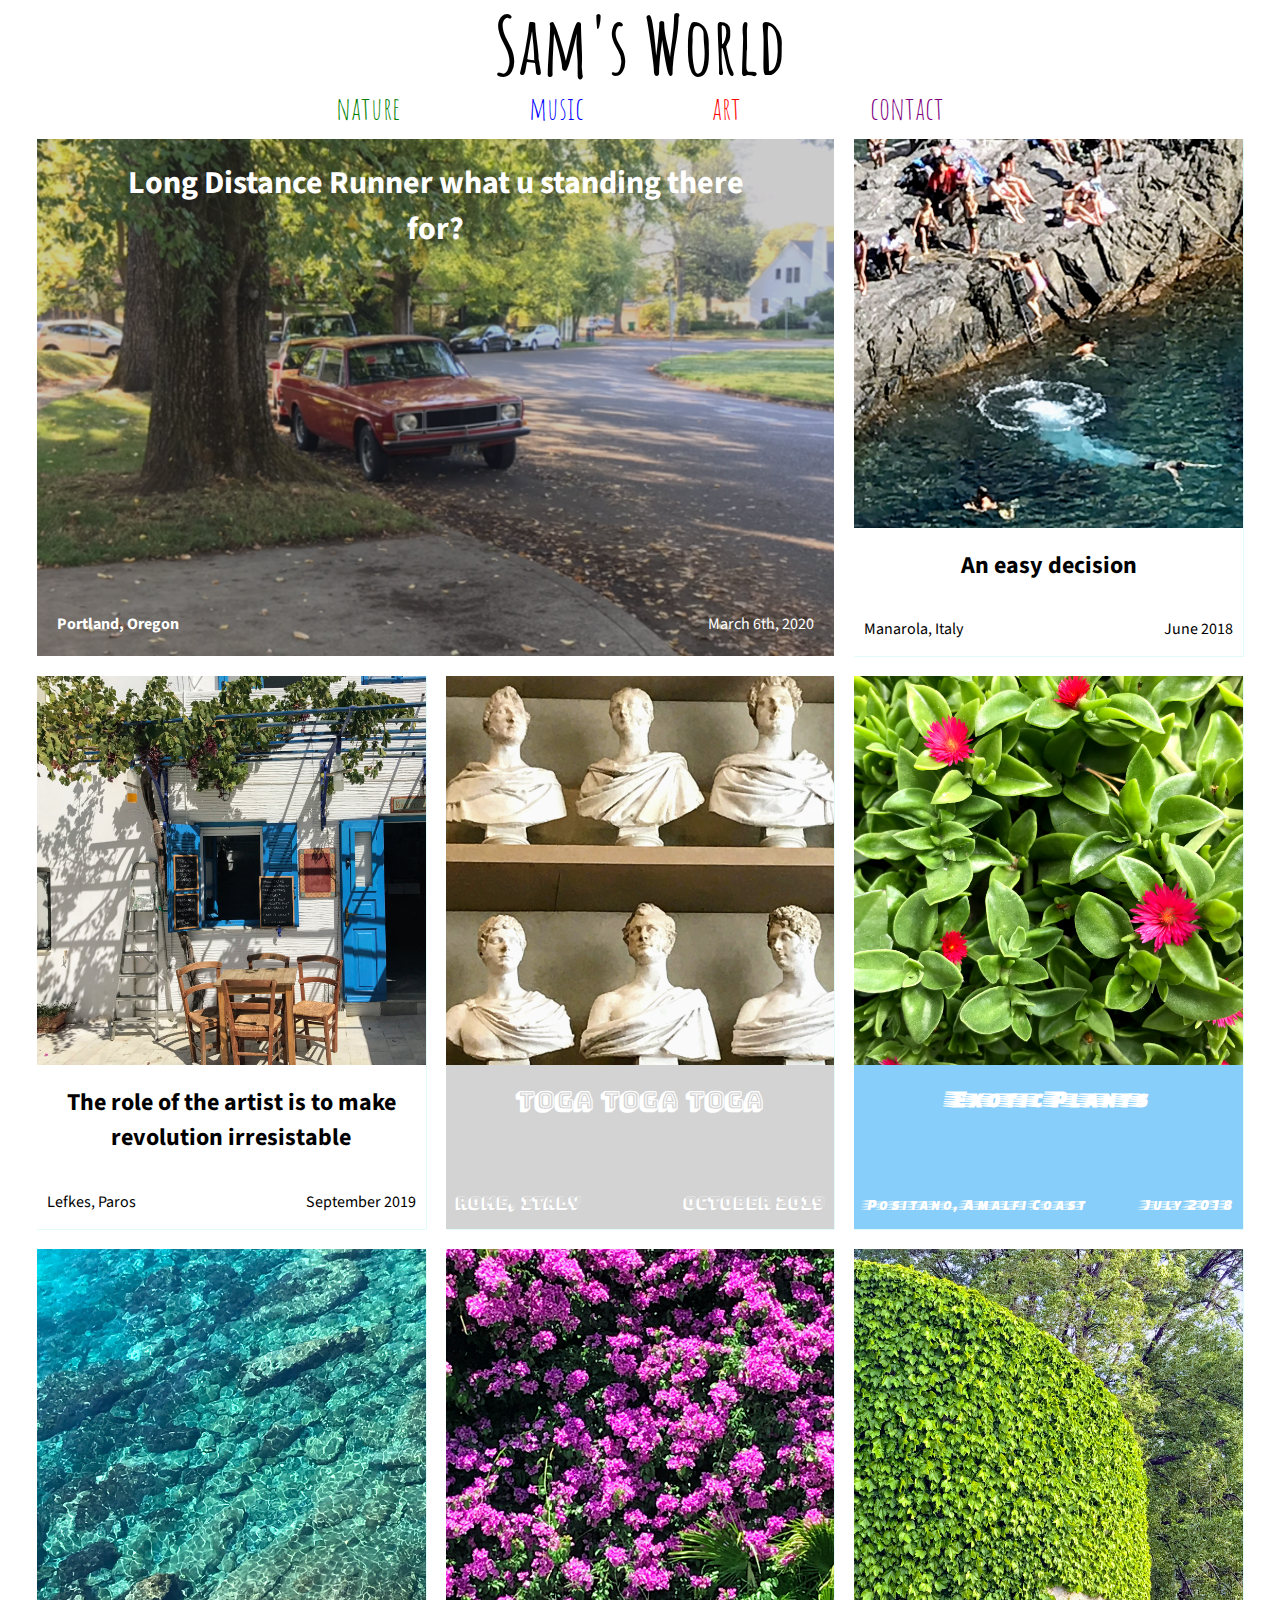
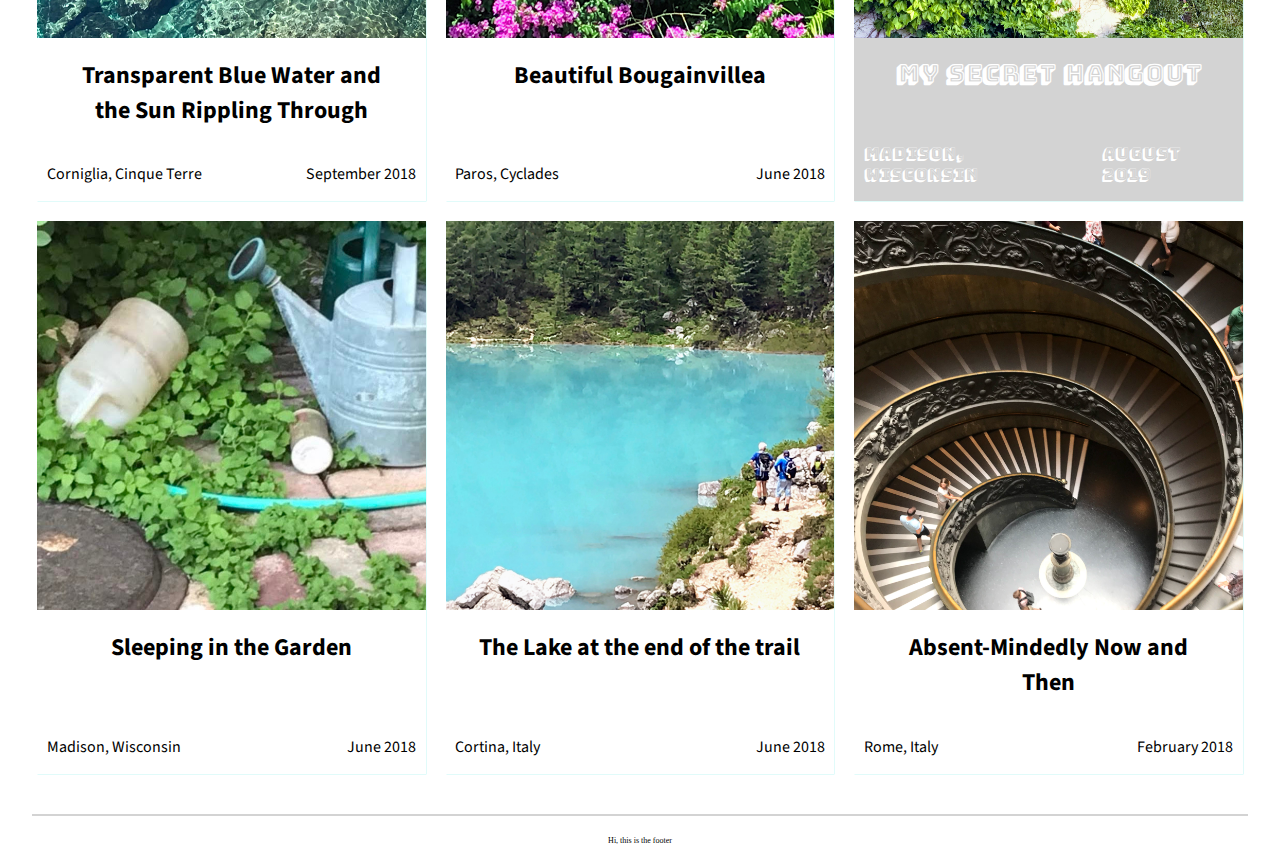
<file: index.html>
<!DOCTYPE html>
<html>

<head>
    <meta name="viewport" content="width=device-width, initial-scale=1">
    <title>Sam's World</title>
    <link rel="stylesheet" type="text/css" href="./css/homepage/homepage.css" />
</head>

<body>
    <div class="container">
        <header>
            <h1 class="page-title">Sam's World</h1>
        </header>
        <nav>
            <a class="nature" href="https://www.youtube.com/watch?v=9rdn26Hpdwo">nature</a>
            <a class="music" href="https://www.youtube.com/watch?v=V70MrjzLFyo">music</a>
            <a class="art"
                href="https://www.google.com/search?q=etel+adnan&source=lnms&tbm=isch&sa=X&ved=2ahUKEwj8-7vZ1aLoAhWKQs0KHdA3C9cQ_AUoAXoECBsQAw&biw=1166&bih=855">art</a>
            <a class="contact" href="mailto:samdrilias@gmail.com?Subject=Personal%20Blog!">contact</a>
        </nav>
        <div class="main">
            <a class="feature-box" href="./html/blog-post.html">
                <h1 class="feature-title">Long Distance Runner what u standing there for?</h1>
                <div class="feature-info">
                    <h4 class="feature-location">Portland, Oregon</h4>
                    <p class="feature-date">March 6th, 2020</p>
                </div>
            </a>
            <a class="box" href="./html/an-easy-decision.html">
                <img class="picture" src="../pictures/IMG_0310.png" alt="the italian riveria">
                <h2 class="title">An easy decision</h2>
                <div class="bottom-info">
                    <p class="location">Manarola, Italy</p>
                    <p class="date">June 2018</p>
                </div>
            </a>
            <div class="box" id="grow">
                <img class="picture" src="./pictures/IMG_1532.jpg" alt="lefkes on the isle of Paros">
                <h2 class="title">The role of the artist is to make revolution irresistable</h2>
                <div class="bottom-info">
                    <p class="location">Lefkes, Paros</p>
                    <p class="date">September 2019</p>
                </div>
            </div>
            <div class="box" id="green">
                <img class="picture" src="./pictures/IMG_3451.jpg" alt="busts at the Vatican">
                <h2 class="title">TOGA TOGA TOGA</h2>
                <div class="bottom-info">
                    <p class="location">Rome, Italy</p>
                    <p class="date">October 2019</p>
                </div>
            </div>
            <div class="box" id="blue">
                <img class="picture" src="./pictures/IMG_4443.jpg" alt="plants in Positano ">
                <h2 class="title">Exotic Plants</h2>
                <div class="bottom-info">
                    <p class="location">Positano, Amalfi Coast</p>
                    <p class="date">July 2018</p>
                </div>
            </div>
            <div class="box">
                <img class="picture" src="./pictures/IMG_3159.jpg" alt="the Aegean Sea">
                <h2 class="title">Transparent Blue Water and the Sun Rippling Through</h2>
                <div class="bottom-info">
                    <p class="location">Corniglia, Cinque Terre</p>
                    <p class="date">September 2018</p>
                </div>
            </div>
            <div class="box" id="text-shadow">
                <img class="picture" src="./pictures/IMG_4016.jpg" alt="flowers in Rome">
                <h2 class="title">Beautiful Bougainvillea</h2>
                <div class="bottom-info">
                    <p class="location">Paros, Cyclades</p>
                    <p class="date">June 2018</p>
                </div>
            </div>
            <div class="box" id="green">
                <img class="picture" src="./pictures/IMG_0577.jpg" alt="vines in Madison">
                <h2 class="title">My Secret Hangout</h2>
                <div class="bottom-info">
                    <p class="location"> Madison, Wisconsin</p>
                    <p class="date">August 2019</p>
                </div>
            </div>
            <div class="box">
                <img class="picture" src="./pictures/IMG_5604.jpg" alt="a watering pot">
                <h2 class="title">Sleeping in the Garden</h2>
                <div class="bottom-info">
                    <p class="location">Madison, Wisconsin</p>
                    <p class="date">June 2018</p>
                </div>
            </div>
            <div class="box" id="lake">
                <img class="picture" src="./pictures/IMG_2613.jpg" alt="Lake in Cortina">
                <h2 class="title">The Lake at the end of the trail</h2>
                <div class="bottom-info">
                    <p class="location">Cortina, Italy</p>
                    <p class="date">June 2018</p>
                </div>
            </div>
            <div class="box" id="grow">
                <img class="picture" src="./pictures/IMG_3833.jpg" alt="Spiral Staircase">
                <h2 class="title">Absent-Mindedly Now and Then</h2>
                <div class="bottom-info">
                    <p class="location">Rome, Italy</p>
                    <p class="date">February 2018</p>
                </div>
            </div>
        </div>
        <footer>Hi, this is the footer</footer>
    </div>
</body>

</html>
</file>
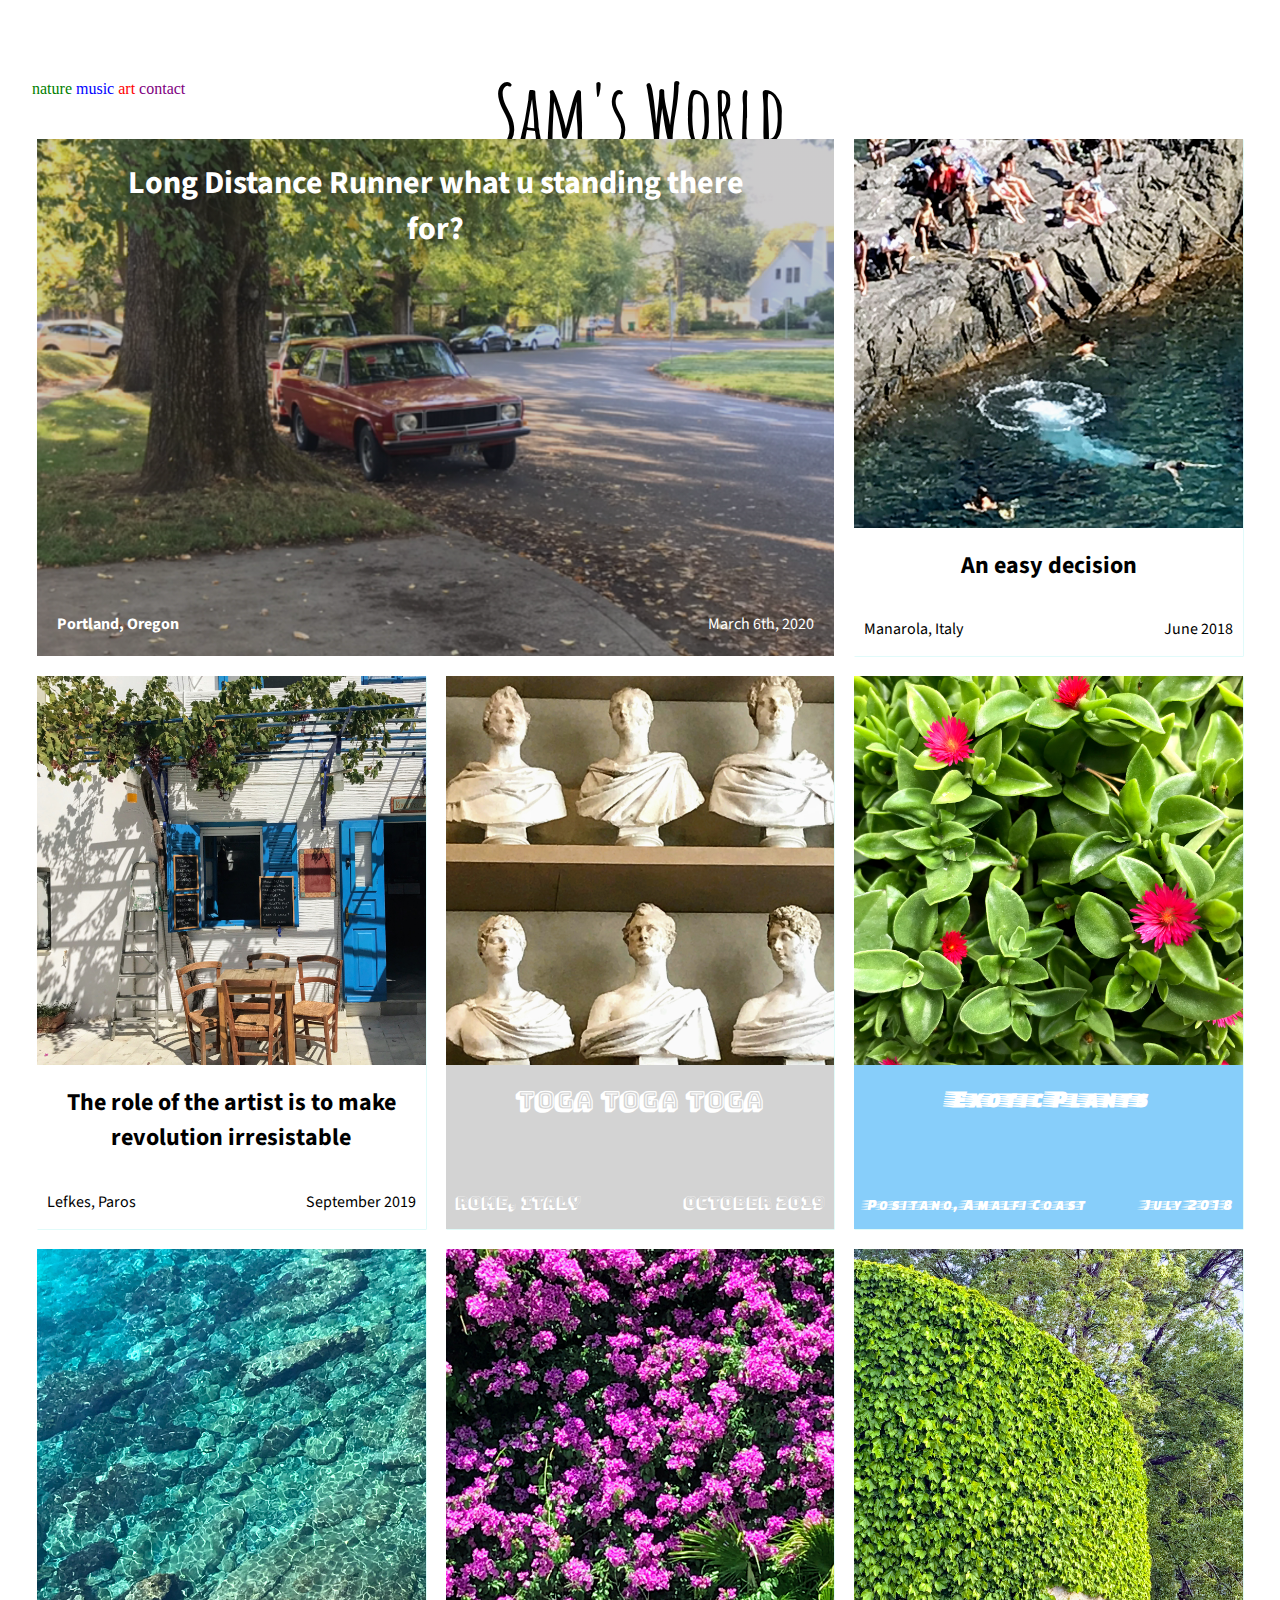
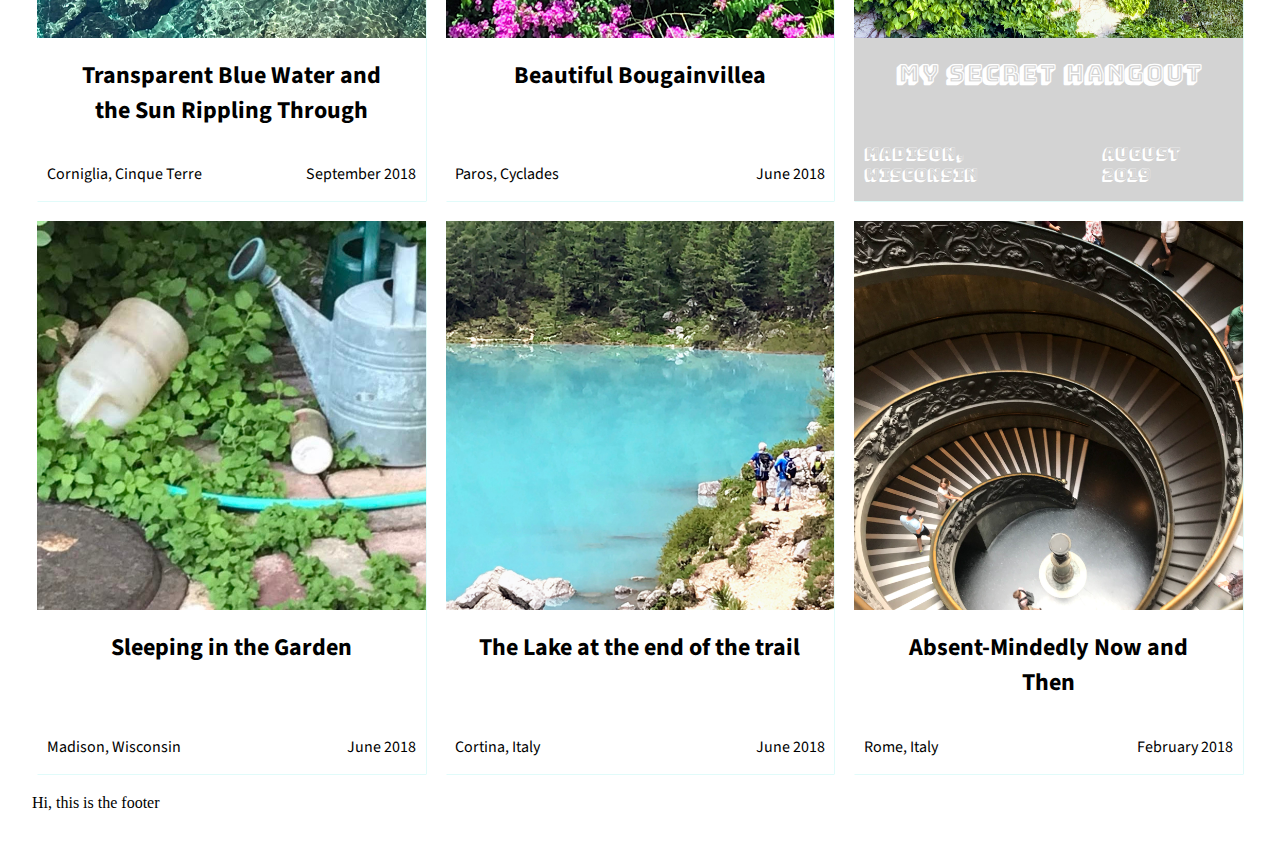
<file: html/index.html>
<!DOCTYPE html>
<html>

<head>
    <meta name="viewport" content="width=device-width, initial-scale=1">
    <title>Sam's World</title>
    <link rel="stylesheet" type="text/css" href="../css/homepage/homepage.css" />
</head>

<body>
    <div class="container">
        <div class="header">
            <h1 class="page-title">Sam's World</h1>
        </div>
        <div class="nav">
            <a class="nature" href="https://www.youtube.com/watch?v=9rdn26Hpdwo">nature</a>
            <a class="music" href="https://www.youtube.com/watch?v=V70MrjzLFyo">music</a>
            <a class="art"
                href="https://www.google.com/search?q=etel+adnan&source=lnms&tbm=isch&sa=X&ved=2ahUKEwj8-7vZ1aLoAhWKQs0KHdA3C9cQ_AUoAXoECBsQAw&biw=1166&bih=855">art</a>
            <a class="contact" href="mailto:samdrilias@gmail.com?Subject=Personal%20Blog!">contact</a>
        </div>
        <div class="main">
            <a class="feature-box" href="blog-post.html">
                <h1 class="feature-title">Long Distance Runner what u standing there for?</h1>
                <div class="feature-info">
                    <h4 class="feature-location">Portland, Oregon</h4>
                    <p class="feature-date">March 6th, 2020</p>
                </div>
            </a>
            <a class="box" href='an-easy-decision.html'>
                <img class="picture" src="../pictures/IMG_0310.png"></img>
                <h2 class="title">An easy decision</h2>
                <div class="bottom-info">
                    <p class="location">Manarola, Italy</p>
                    <p class="date">June 2018</p>
                </div>
            </a>
            <div class="box" id="grow">
                <img class="picture" src="../pictures/IMG_1532.jpg"></img>
                <h2 class="title">The role of the artist is to make revolution irresistable</h2>
                <div class="bottom-info">
                    <p class="location">Lefkes, Paros</p>
                    <p class="date">September 2019</p>
                </div>
            </div>
            <div class="box" id="green">
                <img class="picture" src="../pictures/IMG_3451.jpg"></img>
                <h2 class="title">TOGA TOGA TOGA</h2>
                <div class="bottom-info">
                    <p class="location">Rome, Italy</p>
                    <p class="date">October 2019</p>
                </div>
            </div>
            <div class="box" id="blue">
                <img class="picture" src="../pictures/IMG_4443.jpg"></img>
                <h2 class="title">Exotic Plants</h2>
                <div class="bottom-info">
                    <p class="location">Positano, Amalfi Coast</p>
                    <p class="date">July 2018</p>
                </div>
            </div>
            <div class="box">
                <img class="picture" src="../pictures/IMG_3159.jpg"></img>
                <h2 class="title">Transparent Blue Water and the Sun Rippling Through</h2>
                <div class="bottom-info">
                    <p class="location">Corniglia, Cinque Terre</p>
                    <p class="date">September 2018</p>
                </div>
            </div>
            <div class="box" id="text-shadow">
                <img class="picture" src="../pictures/IMG_4016.jpg"></img>
                <h2 class="title">Beautiful Bougainvillea</h2>
                <div class="bottom-info">
                    <p class="location">Paros, Cyclades</p>
                    <p class="date">June 2018</p>
                </div>
            </div>
            <div class="box" id="green">
                <img class="picture" src="../pictures/IMG_0577.jpg"></img>
                <h2 class="title">My Secret Hangout</h2>
                <div class="bottom-info">
                    <p class="location"> Madison, Wisconsin</p>
                    <p class="date">August 2019</p>
                </div>
            </div>
            <div class="box">
                <img class="picture" src="../pictures/IMG_5604.jpg"></img>
                <h2 class="title">Sleeping in the Garden</h2>
                <div class="bottom-info">
                    <p class="location">Madison, Wisconsin</p>
                    <p class="date">June 2018</p>
                </div>
            </div>
            <div class="box" id="lake">
                <img class="picture" src="../pictures/IMG_2613.jpg"></img>
                <h2 class="title">The Lake at the end of the trail</h2>
                <div class="bottom-info">
                    <p class="location">Cortina, Italy</p>
                    <p class="date">June 2018</p>
                </div>
            </div>
            <div class="box" id="grow">
                <img class="picture" src="../pictures/IMG_3833.jpg"></img>
                <h2 class="title">Absent-Mindedly Now and Then</h2>
                <div class="bottom-info">
                    <p class="location">Rome, Italy</p>
                    <p class="date">February 2018</p>
                </div>
            </div>
        </div>
        <div class="footer">Hi, this is the footer</div>
    </div>
</body>

</html>
</file>
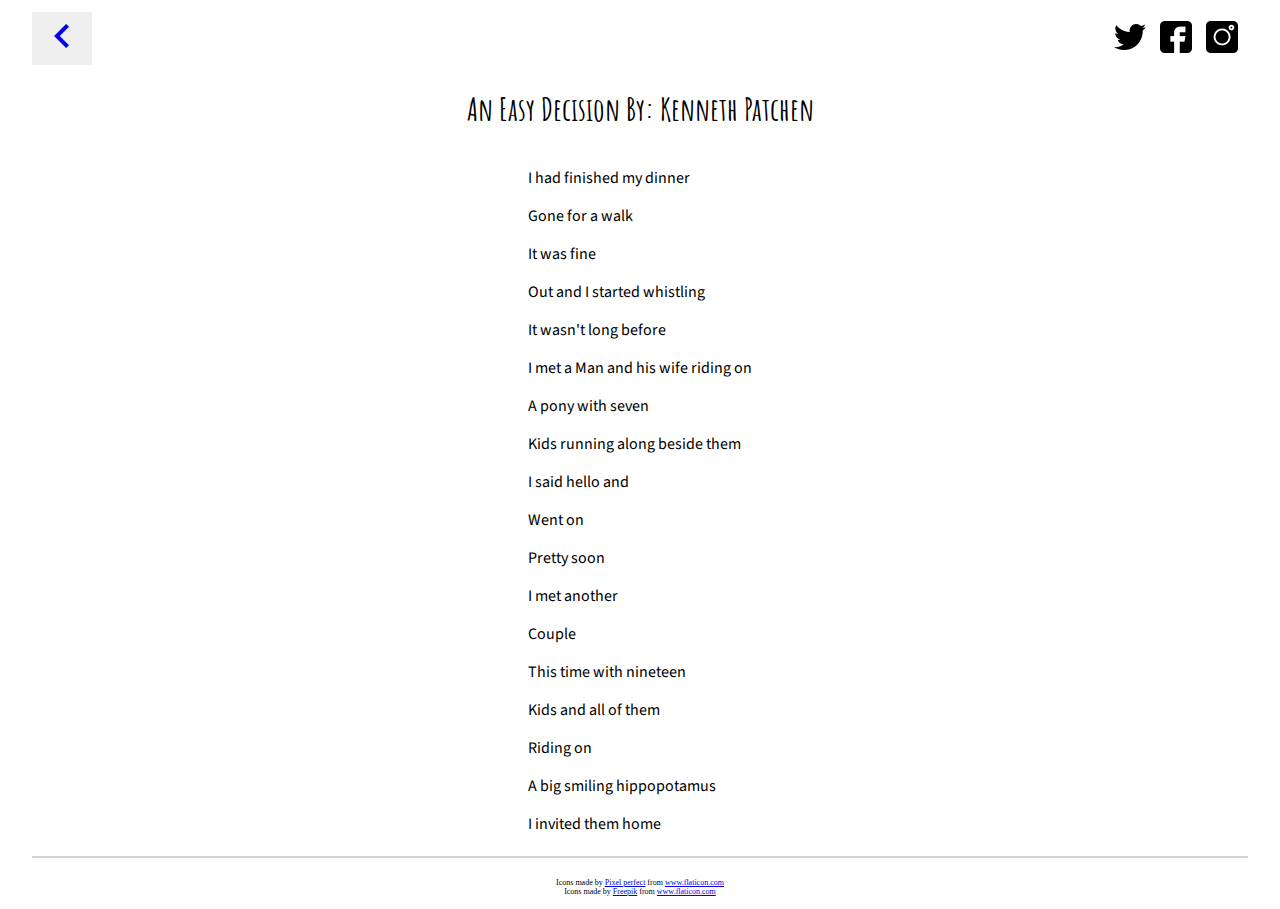
<file: html/an-easy-decision.html>
<!DOCTYPE html>
<html>

<head>
    <meta name="viewport" content="width=device-width, initial-scale=1">
    <title>Sam's World</title>
    <link rel="stylesheet" type="text/css" href="../css/blog-post/blog-post.css" />
</head>

<body>
    <div class="container">
        <header>
            <button>
                <a href="../index.html">
                    <i class="material-icons">
                        keyboard_arrow_left
                    </i>
                </a>
            </button>
            <div class="social">
                <img class="icon" src="../icons/001-twitter.png">
                <img class="icon" src="../icons/002-facebook.png">
                <img class="icon" src="../icons/003-instagram.png">
            </div>
        </header>
        <div class="main">
            <h1 class="post-title">An Easy Decision By: Kenneth Patchen</h1>
            <div class="post-text">
                <p>I had finished my dinner</p>
                <p>Gone for a walk</p>
                <p>It was fine</p>
                <p>Out and I started whistling</p>
                <p>It wasn't long before</p>
                <p> I met a Man and his wife riding on</p>
                <p> A pony with seven</p>
                <p> Kids running along beside them</p>
                <p> I said hello and</p>
                <p> Went on</p>
                <p> Pretty soon</p>
                <p> I met another</p>
                <p> Couple</p>
                <p> This time with nineteen</p>
                <p> Kids and all of them</p>
                <p> Riding on</p>
                <p> A big smiling hippopotamus</p>
                <p>I invited them home</p>
            </div>
        </div>
        <div class="footer">
            <div>Icons made by <a href="https://www.flaticon.com/authors/pixel-perfect" title="Pixel perfect">Pixel
                    perfect</a> from <a href="https://www.flaticon.com/" title="Flaticon">www.flaticon.com</a></div>
            <div>Icons made by <a href="https://www.flaticon.com/authors/freepik" title="Freepik">Freepik</a> from <a
                    href="https://www.flaticon.com/" title="Flaticon">www.flaticon.com</a></div>
        </div>
    </div>
</body>

</html>
</file>
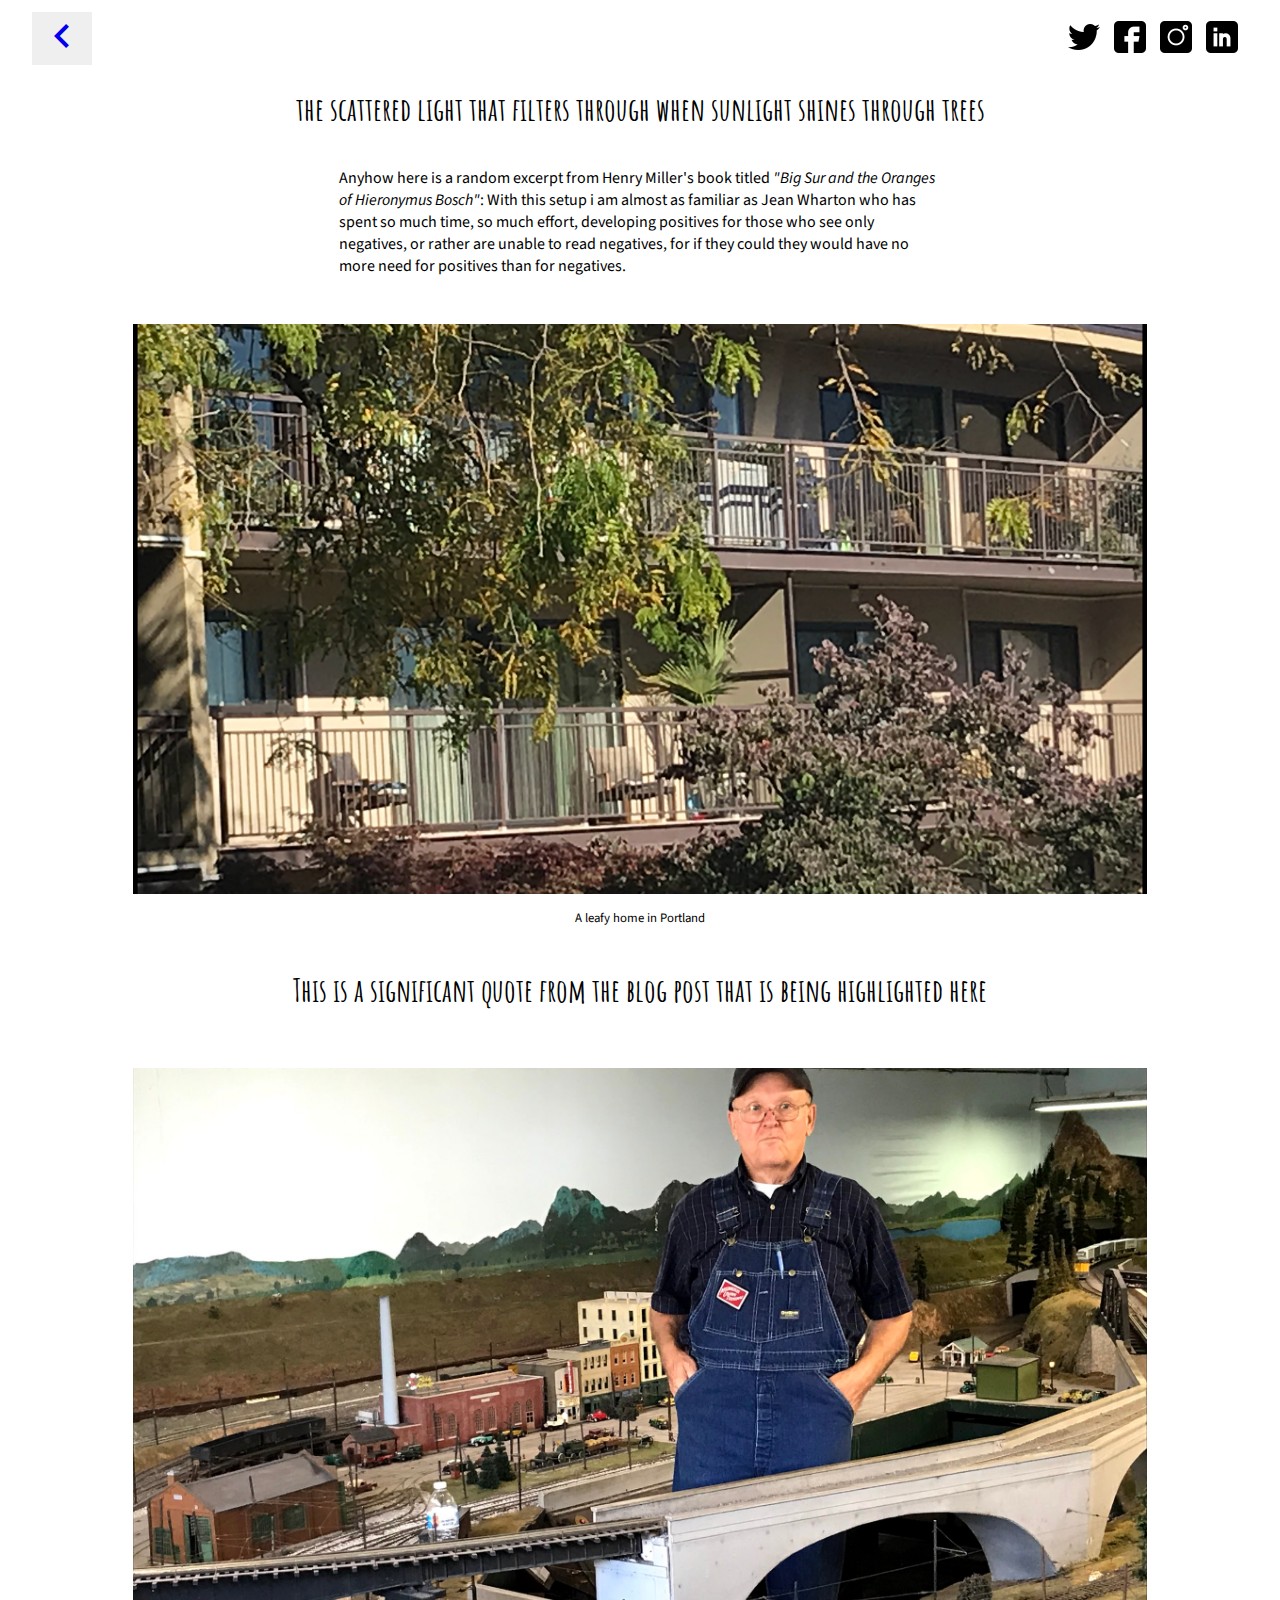
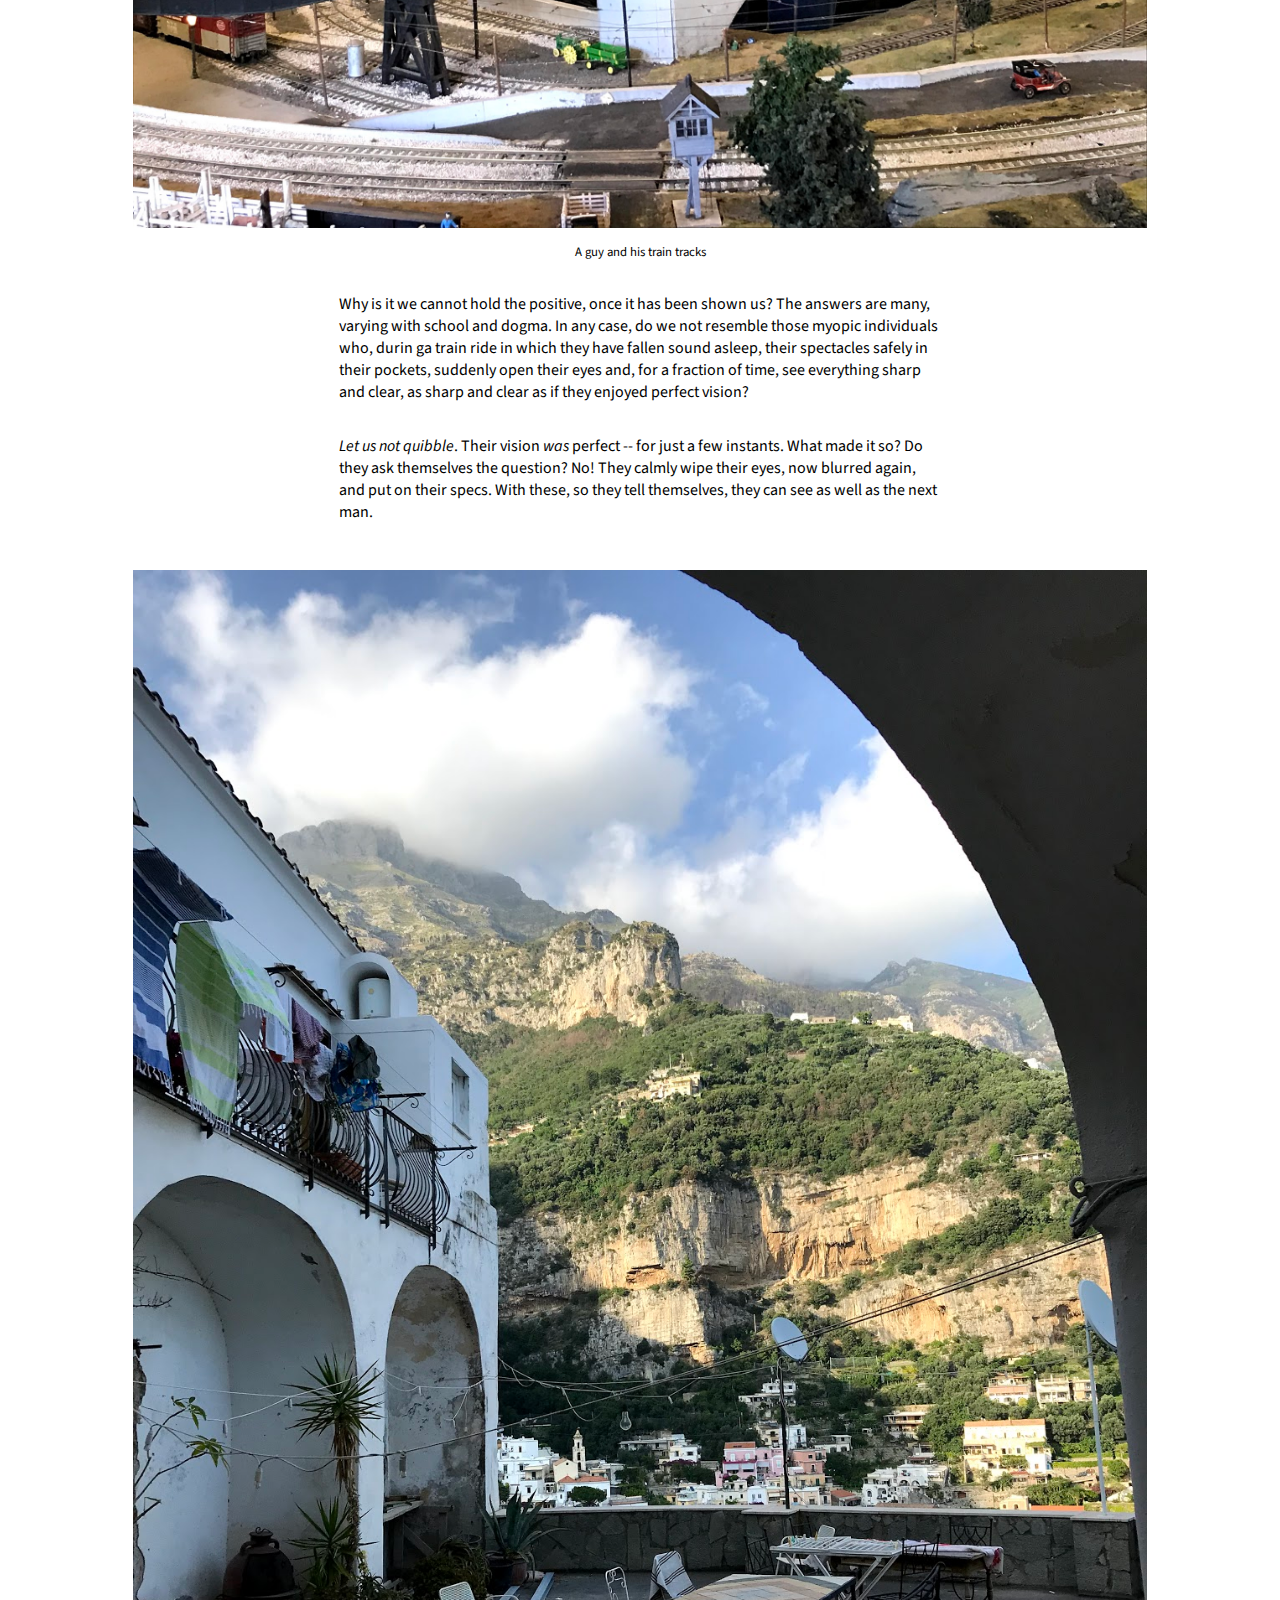
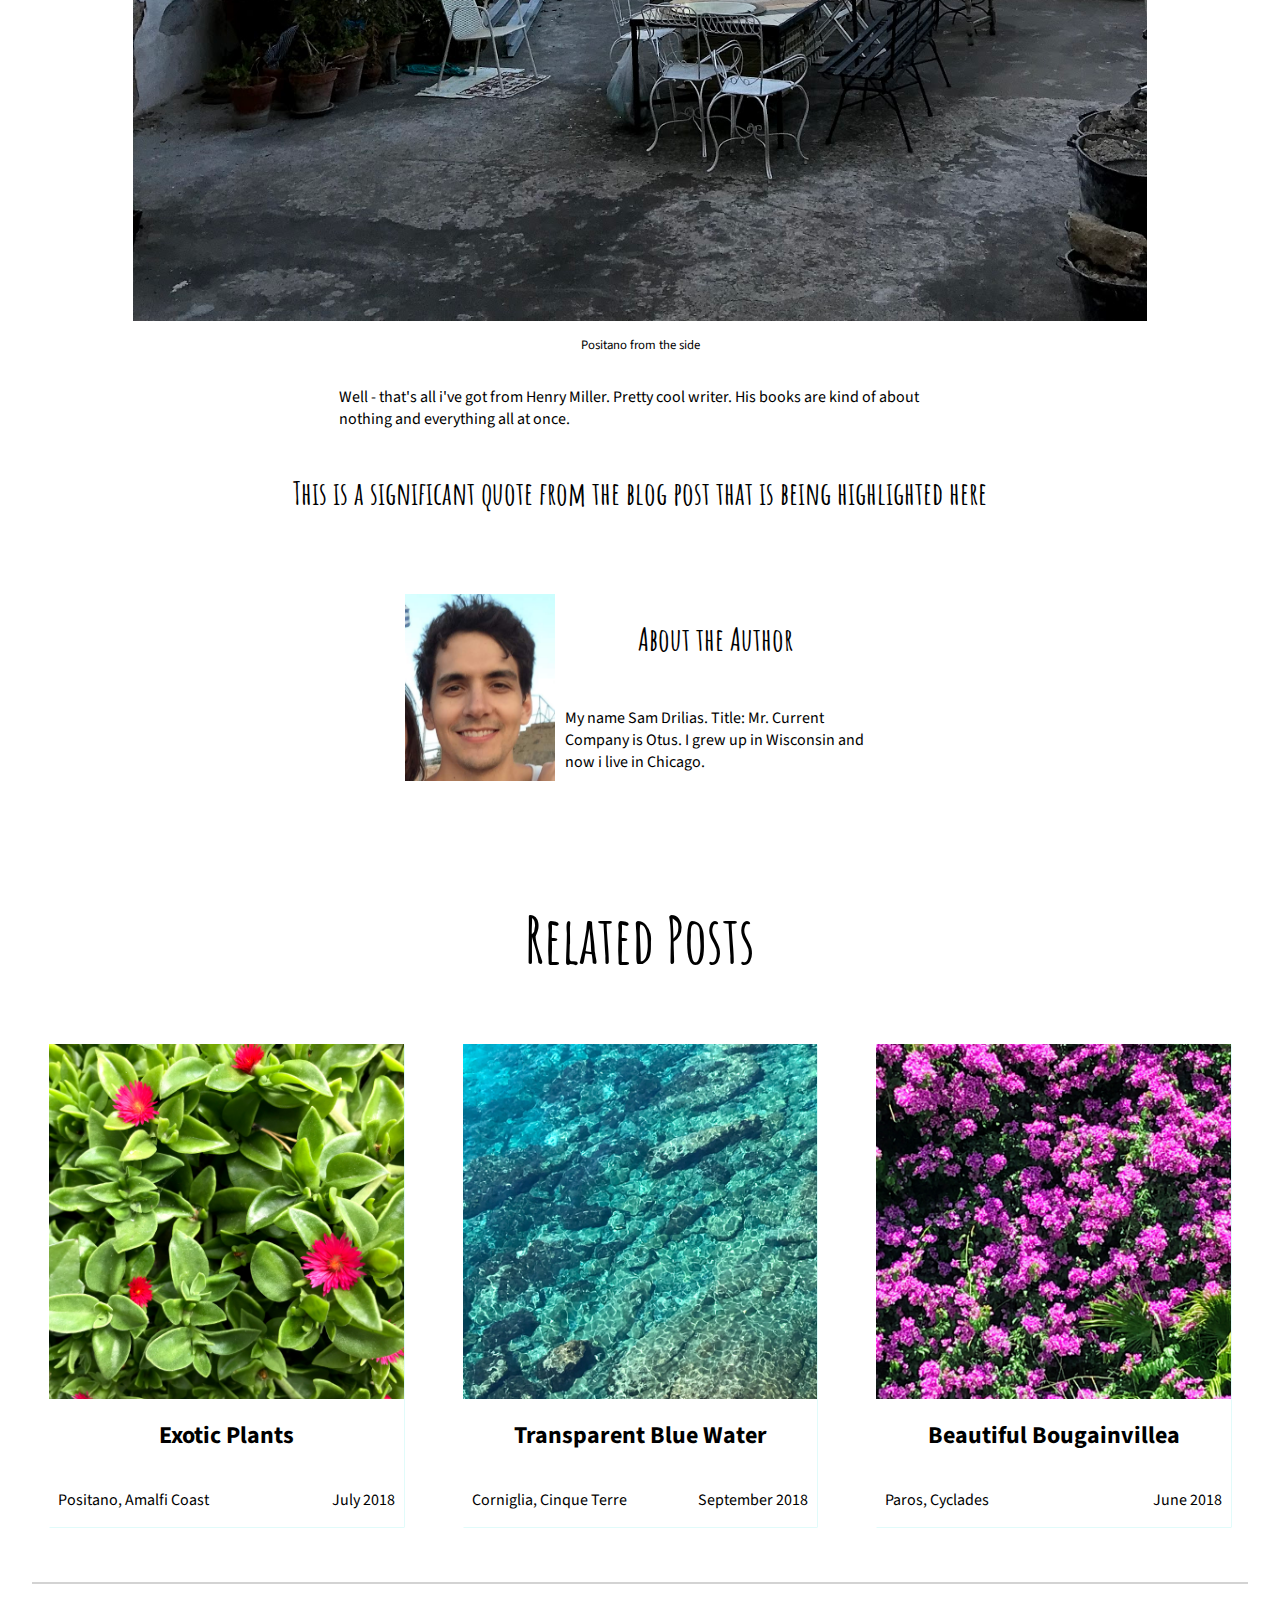
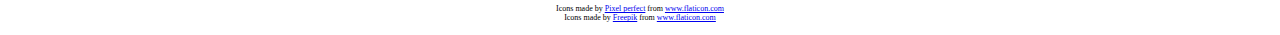
<file: html/blog-post.html>
<!DOCTYPE html>
<html>

<head>
    <meta name="viewport" content="width=device-width, initial-scale=1">
    <title>Sam's World</title>
    <link rel="stylesheet" type="text/css" href="../css/blog-post/blog-post.css" />
</head>

<body>
    <div class="container">
        <header>
            <button>
                <a href="../index.html">
                    <i class="material-icons">
                        keyboard_arrow_left
                    </i>
                </a>
            </button>
            <div class="social">
                <img class="icon" src="../icons/001-twitter.png">
                <img class="icon" src="../icons/002-facebook.png">
                <img class="icon" src="../icons/003-instagram.png">
                <img class="icon" src="../icons/004-linkedin.png">
            </div>
        </header>
        <div class="main">
            <h1 class="post-title">the scattered light that filters through when sunlight shines through trees</h1>
            <p class="post-text">Anyhow here is a random excerpt from Henry Miller's book titled
                <em>"Big Sur and the Oranges of Hieronymus Bosch"</em>: With this setup i am almost as familiar
                as Jean Wharton who has spent so much time, so much effort, developing positives for those who see only
                negatives,
                or rather are unable to read negatives, for if they could they would have no more need
                for positives than for negatives.
            </p>
            <figure>
                <img class="post-picture" alt="portland oregon" src="../pictures/IMG_0129.png" />
                <figcaption class="picture-caption">A leafy home in Portland</figcaption>
            </figure>
            <h2 class="post-quote">
                This is a significant quote from the blog post that is being highlighted here
            </h2>
            <figure>
                <img class="post-picture" src="../pictures/IMG_4859.jpg">
                <figcaption class="picture-caption">A guy and his train tracks</figcaption>
            </figure>
            <p class="post-text">Why is it we cannot hold the positive, once it has been shown us?
                The answers are many, varying with school and dogma. In any case, do we not resemble those myopic
                individuals who, durin ga train ride in which they have fallen sound asleep,
                their spectacles safely in their pockets, suddenly open their eyes and, for a fraction of time, see
                everything sharp
                and clear, as sharp and clear as if they enjoyed perfect vision?
            </p>
            <p class="post-text"><em>Let us not quibble</em>. Their vision <i>was</i> perfect -- for just
                a few instants. What made it so? Do they ask themselves the question? No! They
                calmly wipe their eyes, now blurred again, and put on their specs. With these, so they tell
                themselves, they can see as well as the next man.
            </p>
            <figure>
                <img class="post-picture" alt="positano italy" src="../pictures/IMG_4375.jpg">
                <figcaption class="picture-caption">Positano from the side</figcaption>
            </figure>
            <p class="post-text">Well - that's all i've got from Henry Miller. Pretty cool writer. His books
                are kind of about nothing and everything all at once.
            </p>
            <h2 class="post-quote">
                This is a significant quote from the blog post that is being highlighted here
            </h2>
            <div class="about-me">
                <img class="avatar" alt="portrait of author" src="../pictures/avatar.png" />
                <div class="about-me-info">
                    <h3 class="about-me-title"> About the Author </h3>
                    <p class="about-me-text"> My name Sam Drilias. Title: Mr. Current Company is Otus. I grew up in Wisconsin and now i live in Chicago.</p>
                </div>
            </div>
            <div class="related-section">
                <h3 class="related-title">Related Posts</h3>
                <div class="related-posts">
                    <div class="related-item">
                        <div class="box">
                            <img class="picture" src="../pictures/IMG_4443.jpg" alt="succulents in italy">
                            <h2 class="title">Exotic Plants</h2>
                            <div class="bottom-info">
                                <p class="location">Positano, Amalfi Coast</p>
                                <p class="date">July 2018</p>
                            </div>
                        </div>
                    </div>
                    <div class="related-item">
                        <div class="box">
                            <img class="picture" src="../pictures/IMG_3159.jpg" alt="nice blue water">
                            <h2 class="title">Transparent Blue Water</h2>
                            <div class="bottom-info">
                                <p class="location">Corniglia, Cinque Terre</p>
                                <p class="date">September 2018</p>
                            </div>
                        </div>
                    </div>
                    <div class="related-item">
                        <div class="box">
                            <img class="picture" src="../pictures/IMG_4016.jpg" alt="pretty flowers">
                            <h2 class="title">Beautiful Bougainvillea</h2>
                            <div class="bottom-info">
                                <p class="location">Paros, Cyclades</p>
                                <p class="date">June 2018</p>
                            </div>
                        </div>
                    </div>
                </div>
            </div>
        </div>
        <div class="footer">
            <div>Icons made by <a href="https://www.flaticon.com/authors/pixel-perfect" title="Pixel perfect">Pixel
                    perfect</a> from <a href="https://www.flaticon.com/" title="Flaticon">www.flaticon.com</a></div>
            <div>Icons made by <a href="https://www.flaticon.com/authors/freepik" title="Freepik">Freepik</a> from <a
                    href="https://www.flaticon.com/" title="Flaticon">www.flaticon.com</a></div>
        </div>
    </div>
</body>

</html>
</file>
<file: css/homepage/homepage.css>
@import '../common/fonts.css';
@import 'main-grid.css';
@import 'header.css';
@import 'nav.css';
@import 'main-content.css';
@import 'feature-box.css';
@import '../common/boxes.css';
</file>
<file: css/blog-post/blog-post.css>
@import '../common/fonts.css';
@import 'main-grid.css';
@import 'header.css';
@import 'main-content.css';
@import 'about-me.css';
@import '../common/boxes.css';
@import '../blog-post/related-posts.css';
</file>
